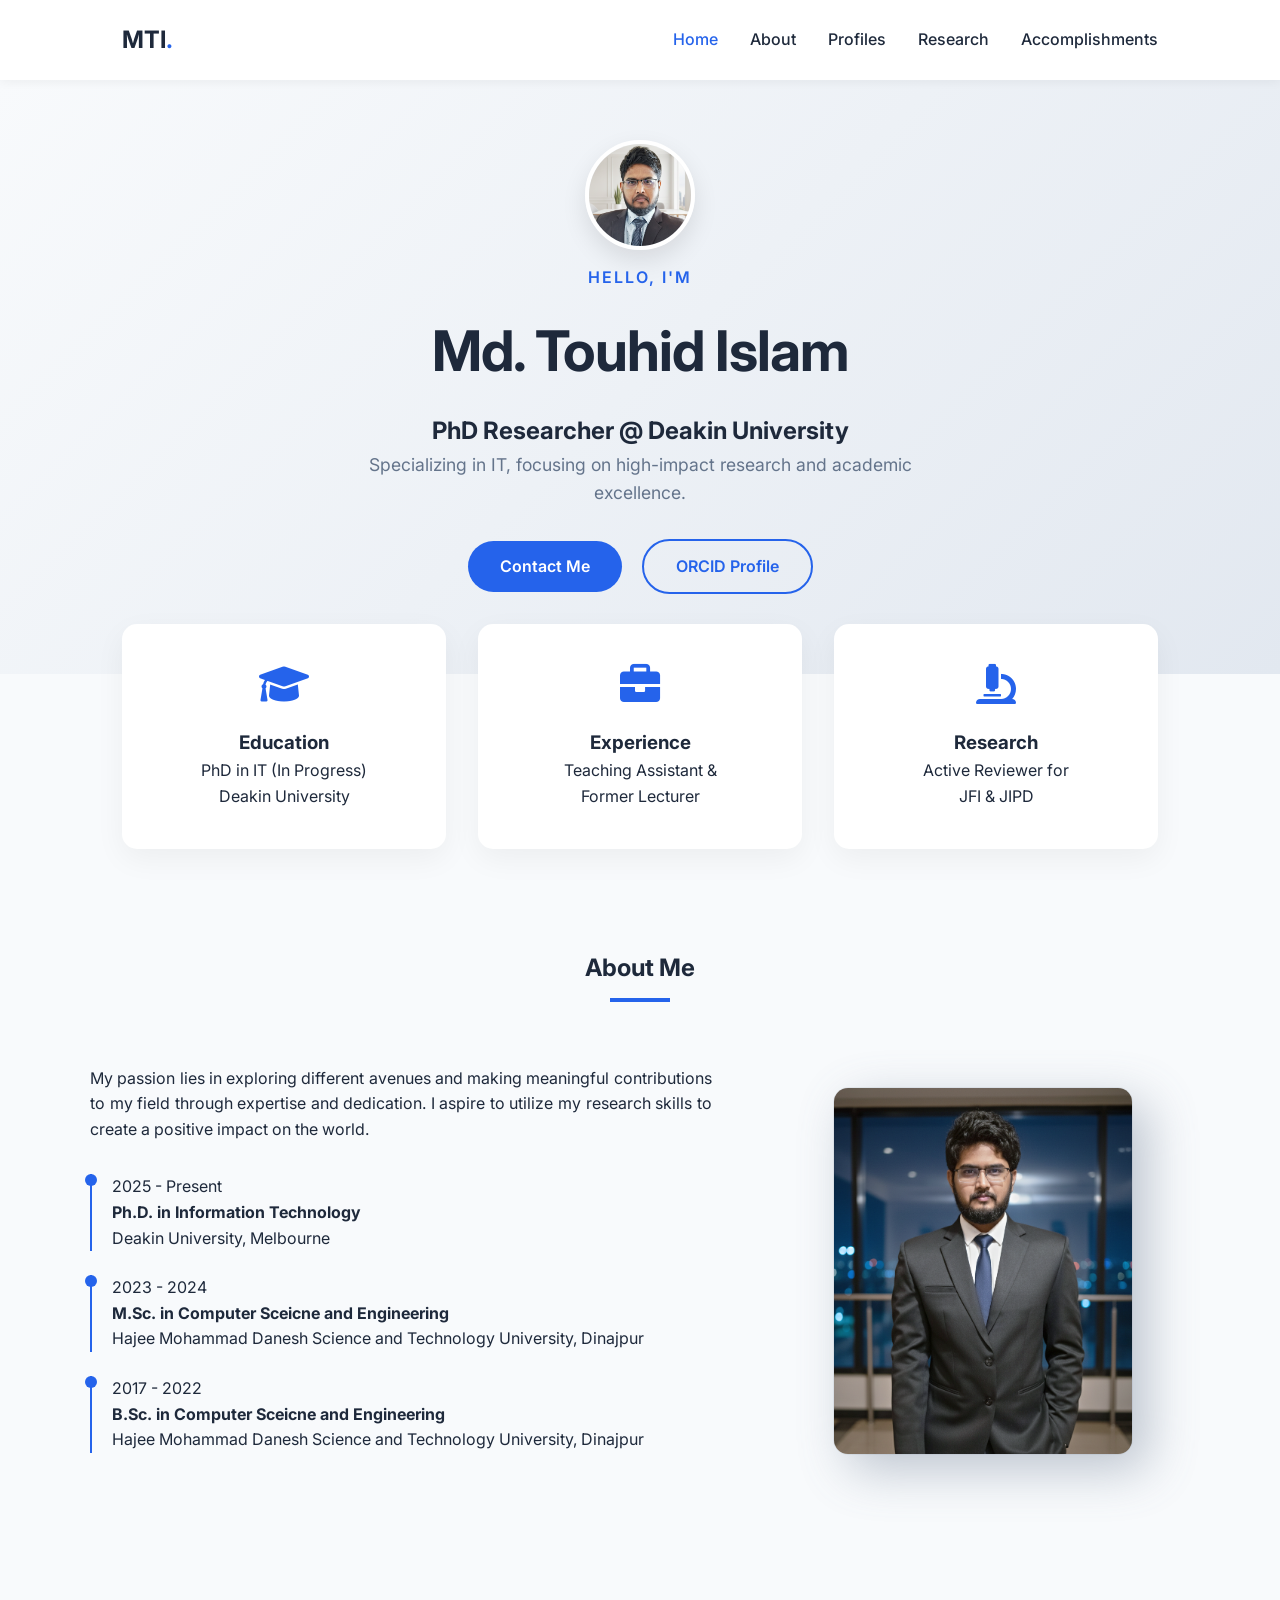
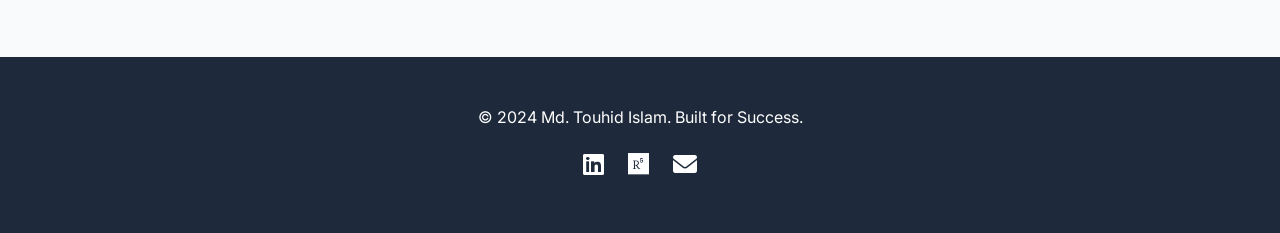
<file: index.html>
<!DOCTYPE html>
<html lang="en">
<head>
    <meta charset="UTF-8">
    <meta name="viewport" content="width=device-width, initial-scale=1.0">
    <title>Md. Touhid Islam | PhD Researcher</title>
    <link rel="stylesheet" href="style.css">
    <link rel="stylesheet" href="https://cdnjs.cloudflare.com/ajax/libs/font-awesome/6.0.0/css/all.min.css">
    <link href="https://fonts.googleapis.com/css2?family=Inter:wght@300;400;600;700&display=swap" rel="stylesheet">
</head>
<body>

    <nav class="navbar">
        <div class="container">
            <a href="index.html" class="logo">MTI<span>.</span></a>
            <ul class="nav-links">
                <li><a href="index.html" class="active">Home</a></li>
                <li><a href="#about">About</a></li>
                <li><a href="profiles.html">Profiles</a></li>
                <li><a href="research.html">Research</a></li>
                <li><a href="accomplishments.html">Accomplishments</a></li>
            </ul>
        </div>
    </nav>

    <header class="hero">
        <div class="container">
            <div class="hero-avatar">
                <img src="20251129_125429.png" alt="MTI">
            </div>
            <div class="hero-content">
                <p class="greeting">Hello, I'm</p>
                <h1>Md. Touhid Islam</h1>
                <h2 class="role">PhD Researcher @ Deakin University</h2>
                <p class="hero-bio">Specializing in IT, focusing on high-impact research and academic excellence.</p>
                <div class="hero-btns">
                    <a href="mailto:md.t.islam@deakin.edu.au" class="btn primary">Contact Me</a>
                    <a href="https://orcid.org/0009-0007-9437-8299" target="_blank" class="btn secondary">ORCID Profile</a>
                </div>
            </div>
        </div>
    </header>

<!-- <div class="about-image">
    <div class="image-wrapper">
        <img src="profile-pic.png" alt="Md. Touhid Islam Full">
        <div class="ash-shadow"></div>
    </div>
</div> -->

    <section class="info-cards container">
        <div class="card">
            <i class="fas fa-graduation-cap"></i>
            <h3>Education</h3>
            <p>PhD in IT (In Progress)<br>Deakin University</p>
        </div>
        <div class="card">
            <i class="fas fa-briefcase"></i>
            <h3>Experience</h3>
            <p>Teaching Assistant &<br>Former Lecturer</p>
        </div>
        <div class="card">
            <i class="fas fa-microscope"></i>
            <h3>Research</h3>
            <p>Active Reviewer for<br>JFI & JIPD</p>
        </div>
    </section>

    <section id="about" class="about-section container">
        <div class="section-title">
            <h2>About Me</h2>
            <div class="underline"></div>
        </div>
        <div class="about-grid">
            <div class="about-text">
                <p>My passion lies in exploring different avenues and making meaningful contributions to my field through expertise and dedication. I aspire to utilize my research skills to create a positive impact on the world.</p>
                <div class="education-timeline">
                    <div class="item">
                        <span class="date">2025 - Present</span>
                        <h4>Ph.D. in Information Technology</h4>
                        <p>Deakin University, Melbourne</p>
                    </div>
                    <div class="item">
                        <span class="date">2023 - 2024</span>
                        <h4>M.Sc. in Computer Sceicne and Engineering</h4>
                        <p>Hajee Mohammad Danesh Science and Technology University, Dinajpur</p>
                    </div>
                    <div class="item">
                        <span class="date">2017 - 2022</span>
                        <h4>B.Sc. in Computer Sceicne and Engineering</h4>
                        <p>Hajee Mohammad Danesh Science and Technology University, Dinajpur</p>
                    </div>
                </div>
            </div>
            <div class="about-image">
                <div class="image-wrapper">
                    <img src="Latest.png" alt="Md. Touhid Islam Full">
                </div>
            </div>
        </div>
    </section>

    <footer>
        <p>&copy; 2024 Md. Touhid Islam. Built for Success.</p>
        <div class="socials">
            <a href="#"><i class="fab fa-linkedin"></i></a>
            <a href="#"><i class="fab fa-researchgate"></i></a>
            <a href="#"><i class="fas fa-envelope"></i></a>
        </div>
    </footer>

</body>

</html>
</file>
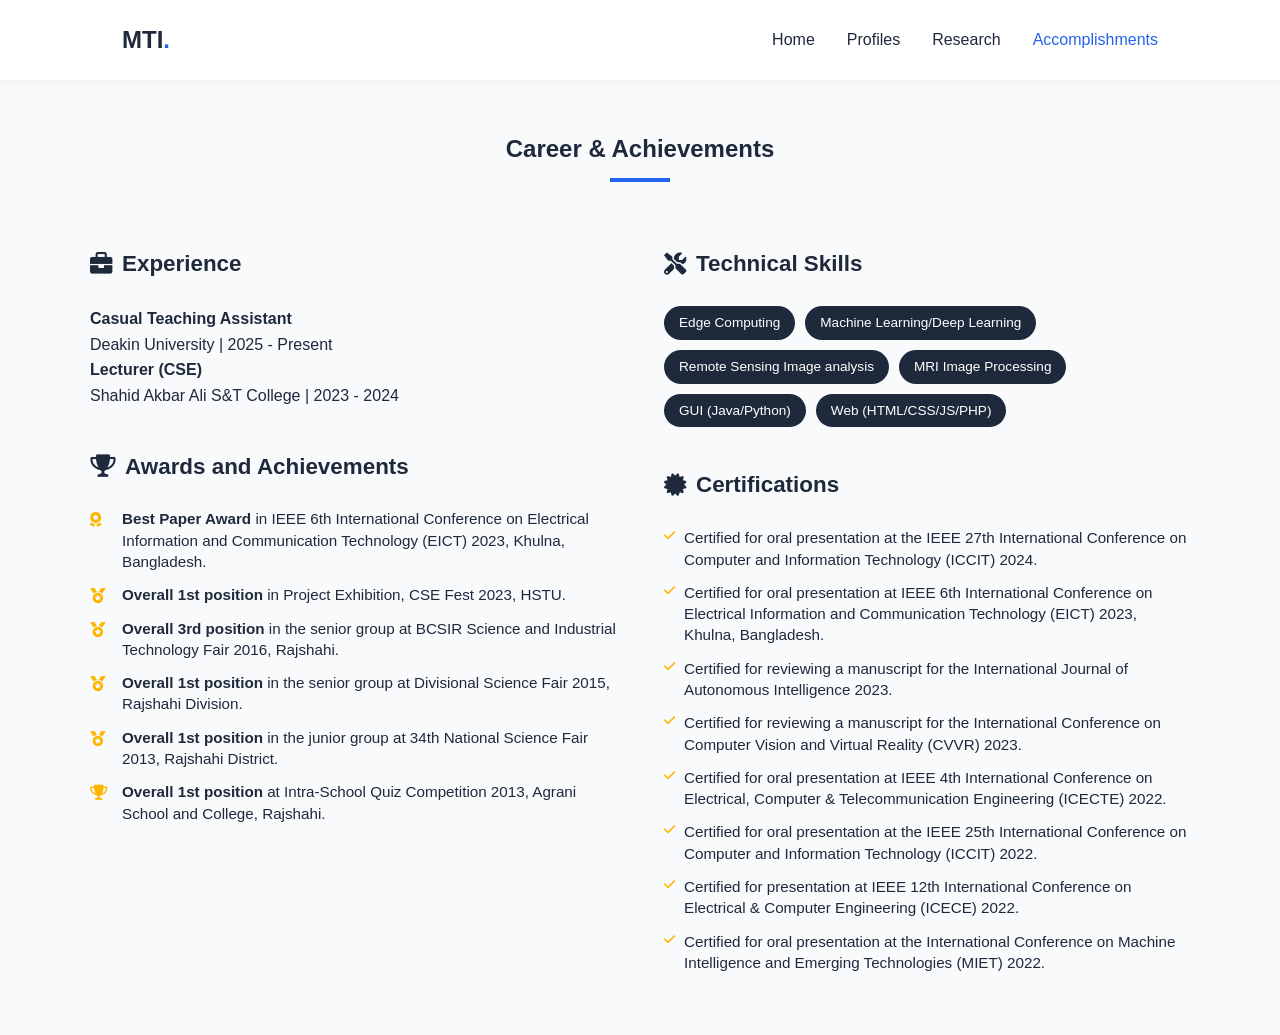
<file: accomplishments.html>
<!DOCTYPE html>
<html lang="en">
<head>
    <meta charset="UTF-8">
    <meta name="viewport" content="width=device-width, initial-scale=1.0">
    <title>Accomplishments | Md. Touhid Islam</title>
    <link rel="stylesheet" href="style.css">
    <link rel="stylesheet" href="https://cdnjs.cloudflare.com/ajax/libs/font-awesome/6.0.0/css/all.min.css">
</head>
<body>

    <nav class="navbar">
        <div class="container">
            <a href="index.html" class="logo">MTI<span>.</span></a>
            <ul class="nav-links">
                <li><a href="index.html">Home</a></li>
                <li><a href="profiles.html">Profiles</a></li>
                <li><a href="research.html">Research</a></li>
                <li><a href="accomplishments.html" class="active">Accomplishments</a></li>
            </ul>
        </div>
    </nav>

    <section class="container" style="padding: 50px 0;">
        <div class="section-title">
            <h2>Career & Achievements</h2>
            <div class="underline"></div>
        </div>

        <div class="accomplishments-grid">
            <div class="acc-col">
                <h3 class="sub-heading"><i class="fas fa-briefcase"></i> Experience</h3>
                <div class="timeline">
                    <div class="timeline-item">
                        <div class="marker"></div>
                        <div class="content">
                            <h4>Casual Teaching Assistant</h4>
                            <span>Deakin University | 2025 - Present</span>
                        </div>
                    </div>
                    <div class="timeline-item">
                        <div class="marker"></div>
                        <div class="content">
                            <h4>Lecturer (CSE)</h4>
                            <span>Shahid Akbar Ali S&T College | 2023 - 2024</span>
                        </div>
                    </div>
                </div>

                <h3 class="sub-heading" style="margin-top: 40px;"><i class="fas fa-trophy"></i> Awards and Achievements</h3>
                <div class="award-box-detailed">
                    <div class="award-entry">
                        <i class="fas fa-award"></i>
                        <span><strong>Best Paper Award</strong> in IEEE 6th International Conference on Electrical Information and Communication Technology (EICT) 2023, Khulna, Bangladesh.</span>
                    </div>
                    <div class="award-entry">
                        <i class="fas fa-medal"></i>
                        <span><strong>Overall 1st position</strong> in Project Exhibition, CSE Fest 2023, HSTU.</span>
                    </div>
                    <div class="award-entry">
                        <i class="fas fa-medal"></i>
                        <span><strong>Overall 3rd position</strong> in the senior group at BCSIR Science and Industrial Technology Fair 2016, Rajshahi.</span>
                    </div>
                    <div class="award-entry">
                        <i class="fas fa-medal"></i>
                        <span><strong>Overall 1st position</strong> in the senior group at Divisional Science Fair 2015, Rajshahi Division.</span>
                    </div>
                    <div class="award-entry">
                        <i class="fas fa-medal"></i>
                        <span><strong>Overall 1st position</strong> in the junior group at 34th National Science Fair 2013, Rajshahi District.</span>
                    </div>
                    <div class="award-entry">
                        <i class="fas fa-trophy"></i>
                        <span><strong>Overall 1st position</strong> at Intra-School Quiz Competition 2013, Agrani School and College, Rajshahi.</span>
                    </div>
                </div>
            </div>

            <div class="acc-col">
                <h3 class="sub-heading"><i class="fas fa-tools"></i> Technical Skills</h3>
                <div class="skills-grid">
                    <div class="skill-tag">Edge Computing</div>
                    <div class="skill-tag">Machine Learning/Deep Learning</div>
                    <div class="skill-tag">Remote Sensing Image analysis</div>
                    <div class="skill-tag">MRI Image Processing</div>
                    <div class="skill-tag">GUI (Java/Python)</div>
                    <div class="skill-tag">Web (HTML/CSS/JS/PHP)</div>
                </div>

                <h3 class="sub-heading" style="margin-top: 40px;"><i class="fas fa-certificate"></i> Certifications</h3>
                <ul class="cert-list-detailed">
                    <li>Certified for oral presentation at the IEEE 27th International Conference on Computer and Information Technology (ICCIT) 2024.</li>
                    <li>Certified for oral presentation at IEEE 6th International Conference on Electrical Information and Communication Technology (EICT) 2023, Khulna, Bangladesh.</li>
                    <li>Certified for reviewing a manuscript for the International Journal of Autonomous Intelligence 2023.</li>
                    <li>Certified for reviewing a manuscript for the International Conference on Computer Vision and Virtual Reality (CVVR) 2023.</li>
                    <li>Certified for oral presentation at IEEE 4th International Conference on Electrical, Computer & Telecommunication Engineering (ICECTE) 2022.</li>
                    <li>Certified for oral presentation at the IEEE 25th International Conference on Computer and Information Technology (ICCIT) 2022.</li>
                    <li>Certified for presentation at IEEE 12th International Conference on Electrical & Computer Engineering (ICECE) 2022.</li>
                    <li>Certified for oral presentation at the International Conference on Machine Intelligence and Emerging Technologies (MIET) 2022.</li>
                </ul>
            </div>
        </div>
    </section>

    
</body>
</html>
</file>
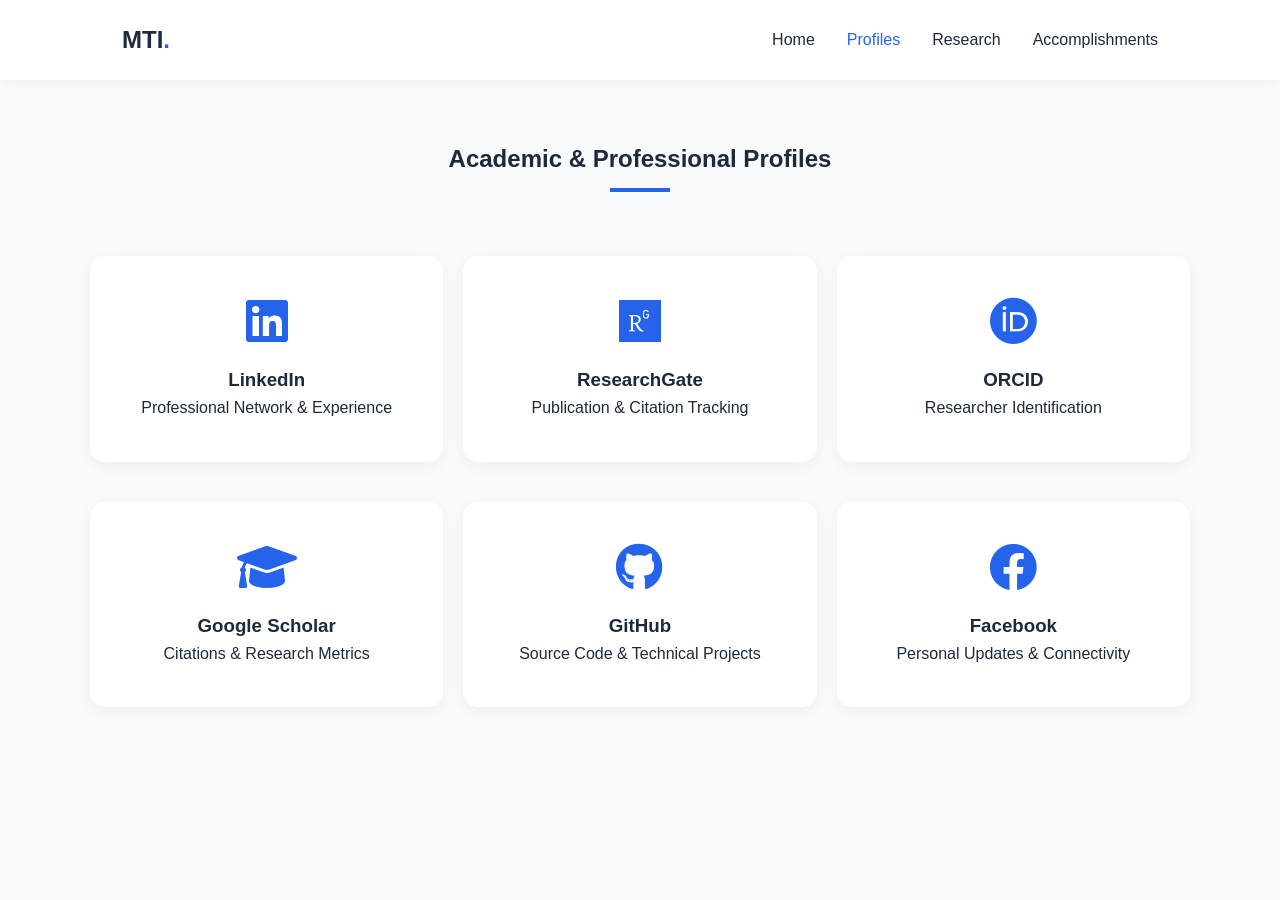
<file: profiles.html>
<!DOCTYPE html>
<html lang="en">
<head>
    <meta charset="UTF-8">
    <meta name="viewport" content="width=device-width, initial-scale=1.0">
    <title>Profiles | Md. Touhid Islam</title>
    <link rel="stylesheet" href="style.css">
    <link rel="stylesheet" href="https://cdnjs.cloudflare.com/ajax/libs/font-awesome/6.0.0/css/all.min.css">
</head>
<body>
    <nav class="navbar">
        <div class="container">
            <a href="index.html" class="logo">MTI<span>.</span></a>
            <ul class="nav-links">
                <li><a href="index.html">Home</a></li>
                <li><a href="profiles.html" class="active">Profiles</a></li>
                <li><a href="research.html">Research</a></li>
                <li><a href="accomplishments.html">Accomplishments</a></li>
            </ul>
        </div>
    </nav>

    <section class="container" style="padding: 60px 0;">
        <div class="section-title">
            <h2>Academic & Professional Profiles</h2>
            <div class="underline"></div>
        </div>
        
        <div class="profiles-grid">
            <a href="https://www.linkedin.com/in/touhid-islam-s54/" class="profile-card">
                <i class="fab fa-linkedin"></i>
                <h3>LinkedIn</h3>
                <p>Professional Network & Experience</p>
            </a>
            <a href="https://www.researchgate.net/profile/Md-Islam-2201" class="profile-card">
                <i class="fab fa-researchgate"></i>
                <h3>ResearchGate</h3>
                <p>Publication & Citation Tracking</p>
            </a>
            <a href="https://orcid.org/0009-0007-9437-8299" class="profile-card">
                <i class="fab fa-orcid"></i>
                <h3>ORCID</h3>
                <p>Researcher Identification</p>
            </a>
        </div>

        <div class="profiles-grid">
            <a href="https://scholar.google.com/citations?user=UNhkkLcAAAAJ&hl=en" class="profile-card" target="_blank">
                <i class="fas fa-graduation-cap"></i>
                <h3>Google Scholar</h3>
                <p>Citations & Research Metrics</p>
            </a>
            <a href="https://github.com/Shourov1702040" class="profile-card" target="_blank">
                <i class="fab fa-github"></i>
                <h3>GitHub</h3>
                <p>Source Code & Technical Projects</p>
            </a>
            <a href="https://www.facebook.com/Shourov40" class="profile-card" target="_blank">
                <i class="fab fa-facebook"></i>
                <h3>Facebook</h3>
                <p>Personal Updates & Connectivity</p>
            </a>
        </div>
    </section>
</body>
</html>
</file>
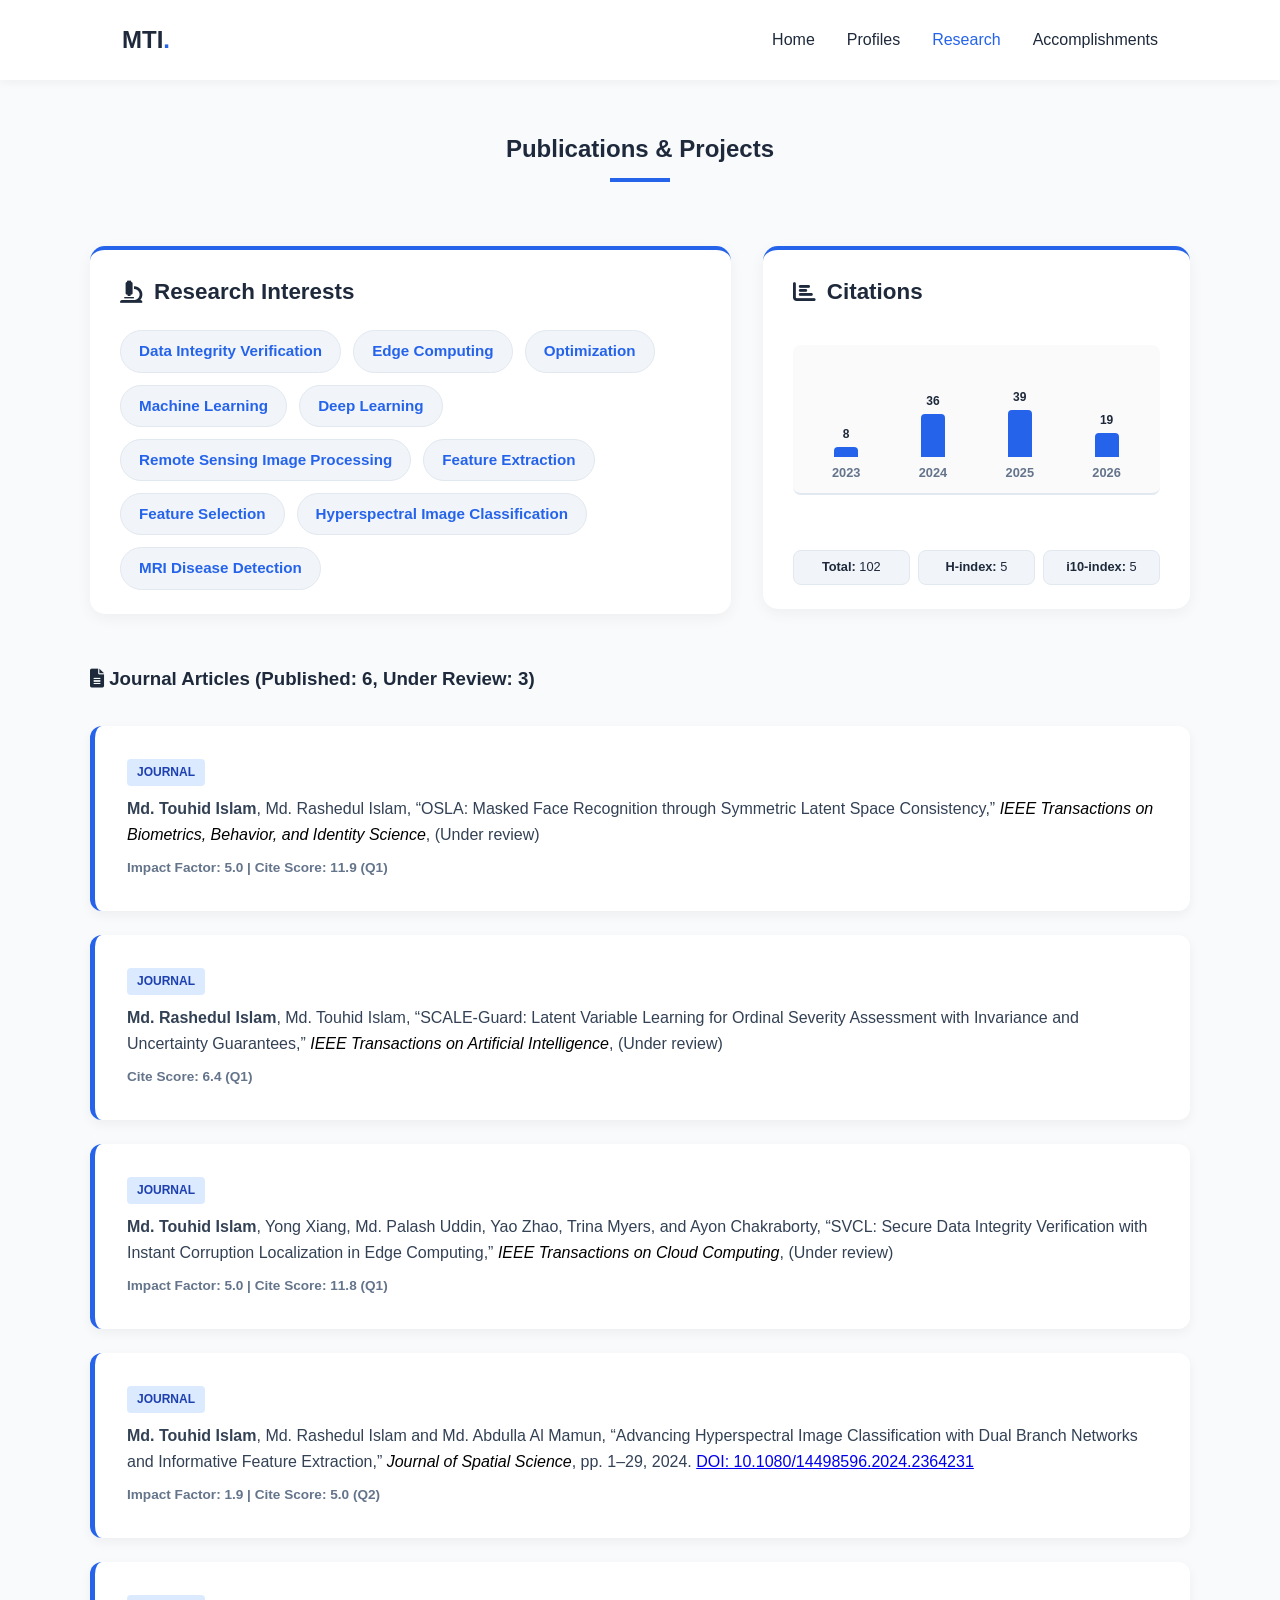
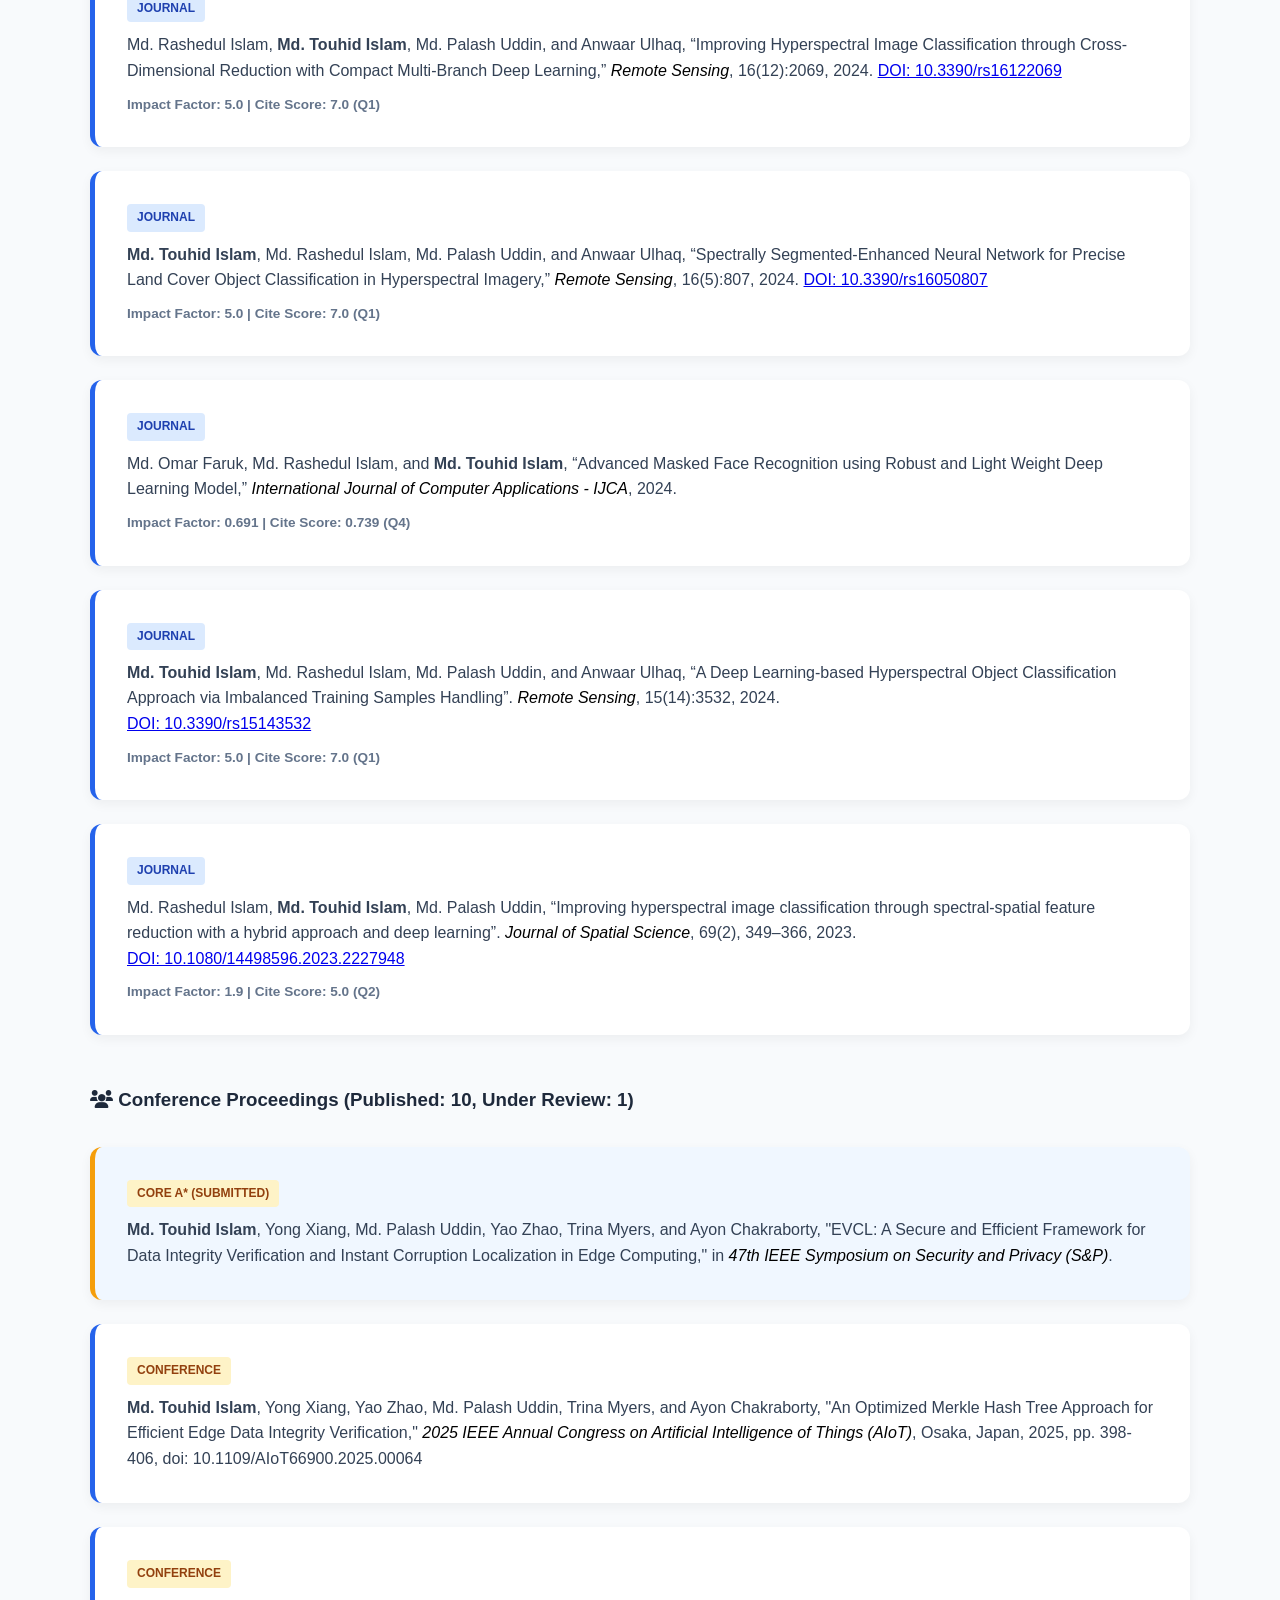
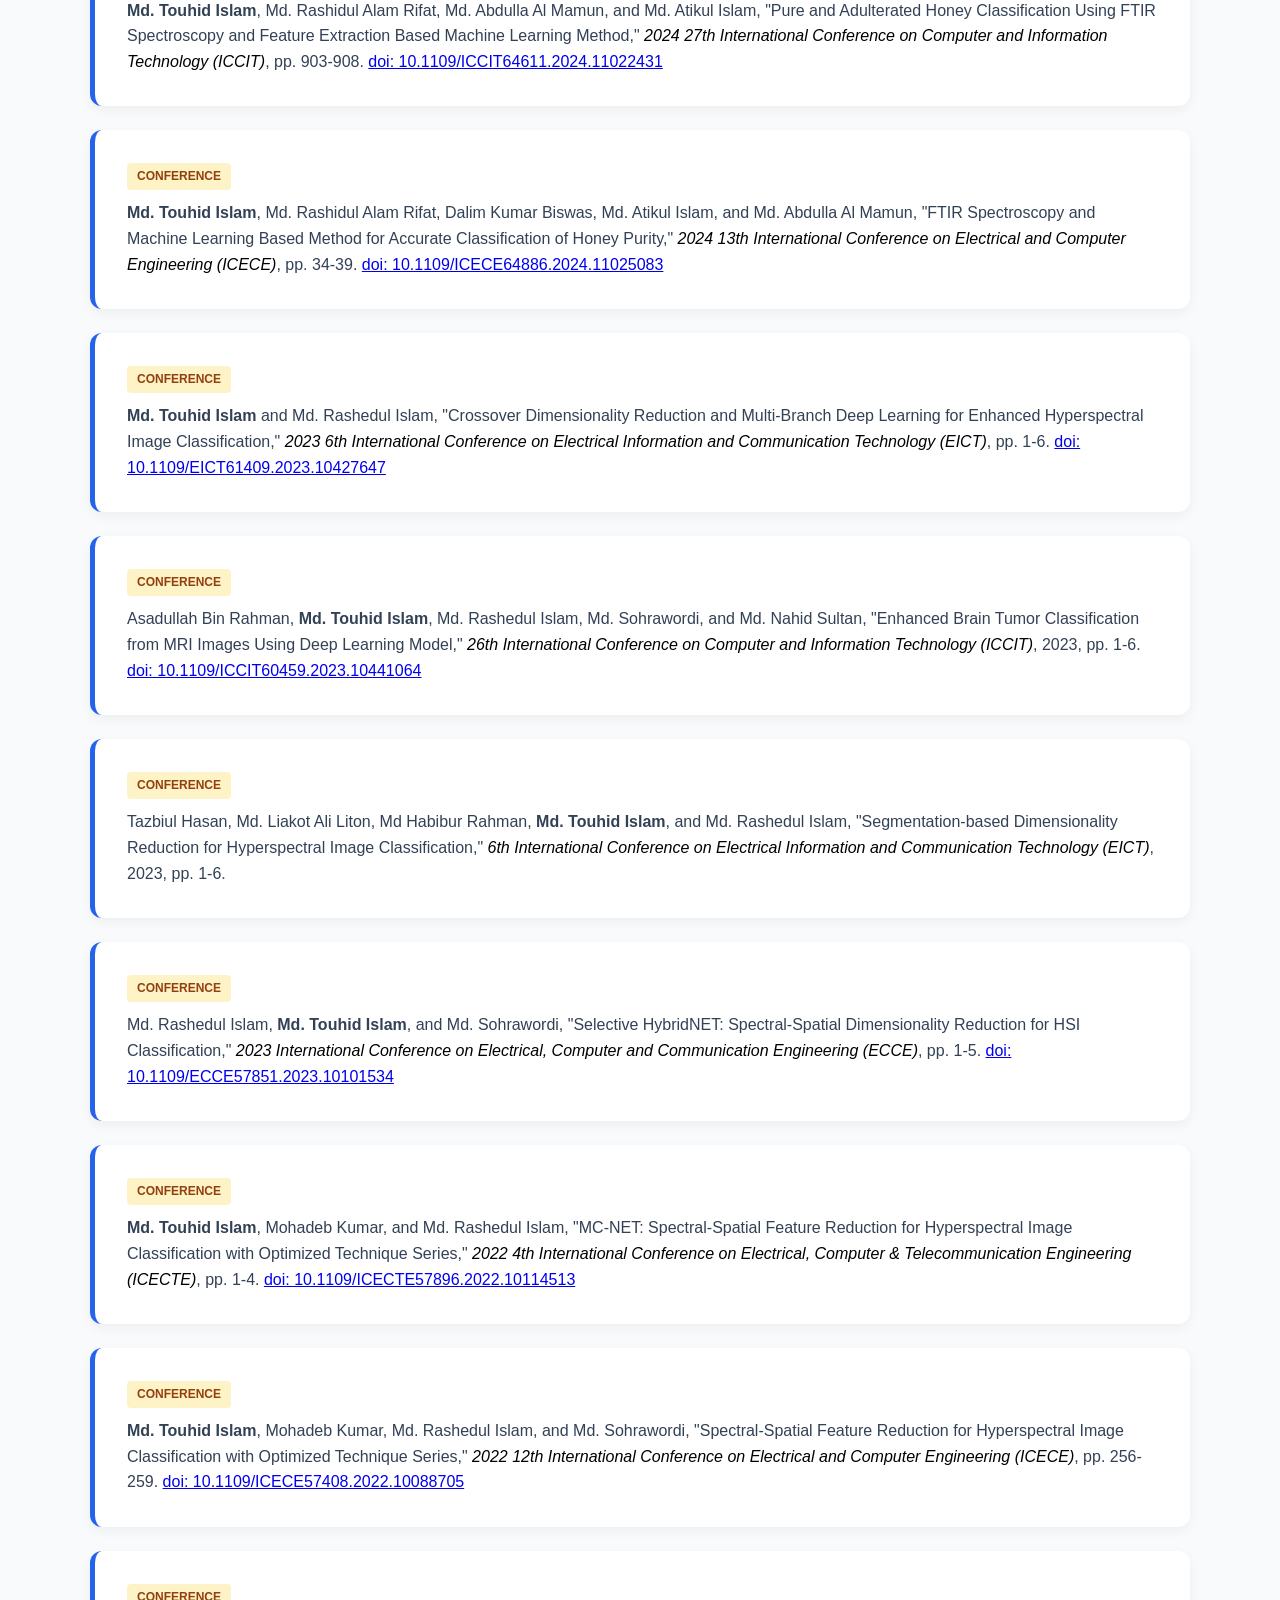
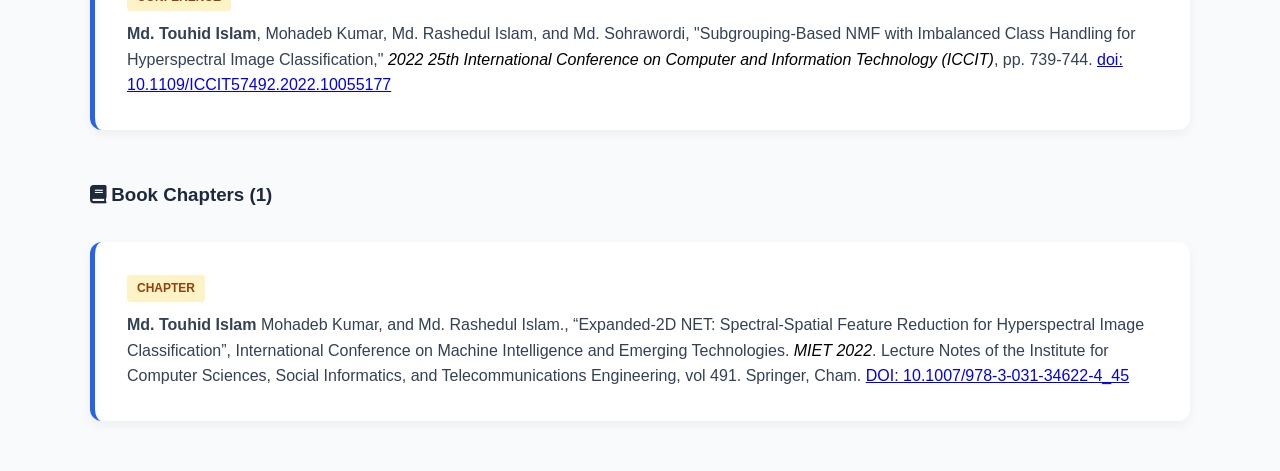
<file: research.html>
<!DOCTYPE html>
<html lang="en">
<head>
    <meta charset="UTF-8">
    <meta name="viewport" content="width=device-width, initial-scale=1.0">
    <title>Research | Md. Touhid Islam</title>
    <link rel="stylesheet" href="style.css">
    <link rel="stylesheet" href="https://cdnjs.cloudflare.com/ajax/libs/font-awesome/6.0.0/css/all.min.css">
</head>
<body>
    <nav class="navbar">
        <div class="container">
            <a href="index.html" class="logo">MTI<span>.</span></a>
            <ul class="nav-links">
                <li><a href="index.html">Home</a></li>
                <li><a href="profiles.html">Profiles</a></li>
                <li><a href="research.html" class="active">Research</a></li>
                <li><a href="accomplishments.html">Accomplishments</a></li>
            </ul>
        </div>
    </nav>

    <section class="container" style="padding: 50px 0;">
        <div class="section-title">
            <h2>Publications & Projects</h2>
            <div class="underline"></div>
        </div>

        <div class="research-overview-grid">
            <div class="interests-container">
                <h3 class="sub-heading-modern"><i class="fas fa-microscope"></i> Research Interests</h3>
                <div class="interests-tags">
                    <span class="interest-tag">Data Integrity Verification</span>
                    <span class="interest-tag">Edge Computing</span>
                    <span class="interest-tag">Optimization</span>
                    <span class="interest-tag">Machine Learning</span>
                    <span class="interest-tag">Deep Learning</span>
                    <span class="interest-tag">Remote Sensing Image Processing</span>
                    <span class="interest-tag">Feature Extraction</span>
                    <span class="interest-tag">Feature Selection</span>
                    <span class="interest-tag">Hyperspectral Image Classification</span>
                    <span class="interest-tag">MRI Disease Detection</span>
                </div>
            </div>

            <div class="citations-container">
                <h3 class="sub-heading-modern"><i class="fas fa-chart-bar"></i> Citations </h3>
                
                <div class="citation-chart">
                    <div class="chart-bar-wrapper">
                        <div class="chart-bar" style="height: 8%;"><span>8</span></div>
                        <div class="bar-label">2023</div>
                    </div>
                    <div class="chart-bar-wrapper">
                        <div class="chart-bar" style="height: 36%;"><span>36</span></div>
                        <div class="bar-label">2024</div>
                    </div>
                    <div class="chart-bar-wrapper">
                        <div class="chart-bar" style="height: 40%;"><span>39</span></div>
                        <div class="bar-label">2025</div>
                    </div>
                    <div class="chart-bar-wrapper">
                        <div class="chart-bar" style="height: 20%;"><span>19</span></div>
                        <div class="bar-label">2026</div>
                    </div>
                </div>

                <div class="citation-stats">
                    <div class="stat-pill"><strong>Total:</strong> 102</div>
                    <div class="stat-pill"><strong>H-index:</strong> 5</div>
                    <div class="stat-pill"><strong>i10-index:</strong> 5</div>
                </div>
            </div>
        </div>

        <h3 class="pub-type-title"><i class="fas fa-file-alt"></i> Journal Articles (Published: 6, Under Review: 3)</h3>
        <div class="pub-grid">


            <div class="pub-card">
                <span class="pub-tag journal">Journal</span>
                <p class="ieee-text"><strong>Md. Touhid Islam</strong>, Md. Rashedul Islam, “OSLA: Masked Face Recognition through Symmetric Latent Space Consistency,” <i>IEEE Transactions on Biometrics, Behavior, and Identity Science</i>, (Under review)</p>
                <div class="impact">Impact Factor: 5.0 | Cite Score: 11.9 (Q1)</div>
            </div>

            <div class="pub-card">
                <span class="pub-tag journal">Journal</span>
                <p class="ieee-text"><strong>Md. Rashedul Islam</strong>, Md. Touhid Islam, “SCALE-Guard: Latent Variable Learning for Ordinal Severity Assessment with Invariance and Uncertainty Guarantees,” <i>IEEE Transactions on Artificial Intelligence</i>, (Under review)</p>
                <div class="impact">Cite Score: 6.4 (Q1)</div>
            </div>

            <div class="pub-card">
                <span class="pub-tag journal">Journal</span>
                <p class="ieee-text"><strong>Md. Touhid Islam</strong>, Yong Xiang, Md. Palash Uddin, Yao Zhao, Trina Myers, and Ayon Chakraborty, “SVCL: Secure Data Integrity Verification with Instant Corruption Localization in Edge Computing,” <i>IEEE Transactions on Cloud Computing</i>, (Under review)</p>
                <div class="impact">Impact Factor: 5.0 | Cite Score: 11.8 (Q1)</div>
            </div>
            
            <div class="pub-card">
                <span class="pub-tag journal">Journal</span>
                <p class="ieee-text"><strong>Md. Touhid Islam</strong>, Md. Rashedul Islam and Md. Abdulla Al Mamun, “Advancing Hyperspectral Image Classification with Dual Branch Networks and Informative Feature Extraction,” <i>Journal of Spatial Science</i>, pp. 1–29, 2024. <a href="https://doi.org/10.1080/14498596.2024.2364231">DOI: 10.1080/14498596.2024.2364231</a></p>
                <div class="impact">Impact Factor: 1.9 | Cite Score: 5.0 (Q2)</div>
            </div>

            <div class="pub-card">
                <span class="pub-tag journal">Journal</span>
                <p class="ieee-text">Md. Rashedul Islam, <strong>Md. Touhid Islam</strong>, Md. Palash Uddin, and Anwaar Ulhaq, “Improving Hyperspectral Image Classification through Cross-Dimensional Reduction with Compact Multi-Branch Deep Learning,” <i>Remote Sensing</i>, 16(12):2069, 2024. <a href="https://doi.org/10.3390/rs16122069">DOI: 10.3390/rs16122069</a></p>
                <div class="impact">Impact Factor: 5.0 | Cite Score: 7.0 (Q1)</div>
            </div>

            <div class="pub-card">
                <span class="pub-tag journal">Journal</span>
                <p class="ieee-text"><strong>Md. Touhid Islam</strong>, Md. Rashedul Islam, Md. Palash Uddin, and Anwaar Ulhaq, “Spectrally Segmented-Enhanced Neural Network for Precise Land Cover Object Classification in Hyperspectral Imagery,” <i>Remote Sensing</i>, 16(5):807, 2024. <a href="https://doi.org/10.3390/rs16050807">DOI: 10.3390/rs16050807</a></p>
                <div class="impact">Impact Factor: 5.0 | Cite Score: 7.0 (Q1)</div>
            </div>
            
            <div class="pub-card">
                <span class="pub-tag journal">Journal</span>
                <p class="ieee-text">Md. Omar Faruk, Md. Rashedul Islam, and <strong>Md. Touhid Islam</strong>, “Advanced Masked Face Recognition using Robust and Light Weight Deep Learning Model,” <i>International Journal of Computer Applications - IJCA</i>, 2024.</p>
                <div class="impact">Impact Factor: 0.691 | Cite Score: 0.739 (Q4)</div>
            </div>

            <div class="pub-card">
                <span class="pub-tag journal">Journal</span>
                <p class="ieee-text"><strong>Md. Touhid Islam</strong>, Md. Rashedul Islam, Md. Palash Uddin, and Anwaar Ulhaq, “A Deep Learning-based Hyperspectral Object Classification Approach via Imbalanced Training Samples Handling”. <i>Remote Sensing</i>, 15(14):3532, 2024.</p> <a href="https://doi.org/10.3390/rs15143532">DOI: 10.3390/rs15143532</a></p>
                <div class="impact">Impact Factor: 5.0 | Cite Score: 7.0 (Q1)</div>
            </div>

            <div class="pub-card">
                <span class="pub-tag journal">Journal</span>
                <p class="ieee-text">Md. Rashedul Islam, <strong>Md. Touhid Islam</strong>, Md. Palash Uddin, “Improving hyperspectral image classification through spectral-spatial feature reduction with a hybrid approach and deep learning”. <i>Journal of Spatial Science</i>, 69(2), 349–366, 2023.</p> <a href="https://doi.org/10.1080/14498596.2023.2227948">DOI: 10.1080/14498596.2023.2227948</a></p>
                <div class="impact">Impact Factor: 1.9 | Cite Score: 5.0 (Q2)</div>
            </div>
        </div>

        <h3 class="pub-type-title" style="margin-top: 50px;"><i class="fas fa-users"></i> Conference Proceedings (Published: 10, Under Review: 1)</h3>
            <div class="pub-grid">

                <div class="pub-card highlight">
                    <span class="pub-tag conference">CORE A* (Submitted)</span>
                    <p class="ieee-text"><strong>Md. Touhid Islam</strong>, Yong Xiang, Md. Palash Uddin, Yao Zhao, Trina Myers, and Ayon Chakraborty, "EVCL: A Secure and Efficient Framework for Data Integrity Verification and Instant Corruption Localization in Edge Computing," in <i>47th IEEE Symposium on Security and Privacy (S&P)</i>.</p>
                </div>

                <div class="pub-card">
                    <span class="pub-tag conference">Conference</span>
                    <p class="ieee-text"><strong>Md. Touhid Islam</strong>, Yong Xiang, Yao Zhao, Md. Palash Uddin, Trina Myers, and Ayon Chakraborty, "An Optimized Merkle Hash Tree Approach for Efficient Edge Data Integrity Verification," <i>2025 IEEE Annual Congress on Artificial Intelligence of Things (AIoT)</i>, Osaka, Japan, 2025, pp. 398-406, doi: 10.1109/AIoT66900.2025.00064</p>
                </div>

                <div class="pub-card">
                    <span class="pub-tag conference">Conference</span>
                    <p class="ieee-text"><strong>Md. Touhid Islam</strong>, Md. Rashidul Alam Rifat, Md. Abdulla Al Mamun, and Md. Atikul Islam, "Pure and Adulterated Honey Classification Using FTIR Spectroscopy and Feature Extraction Based Machine Learning Method," <i>2024 27th International Conference on Computer and Information Technology (ICCIT)</i>, pp. 903-908. <a href="https://doi.org/10.1109/ICCIT64611.2024.11022431">doi: 10.1109/ICCIT64611.2024.11022431</a></p>
                </div>

                <div class="pub-card">
                    <span class="pub-tag conference">Conference</span>
                    <p class="ieee-text"><strong>Md. Touhid Islam</strong>, Md. Rashidul Alam Rifat, Dalim Kumar Biswas, Md. Atikul Islam, and Md. Abdulla Al Mamun, "FTIR Spectroscopy and Machine Learning Based Method for Accurate Classification of Honey Purity," <i>2024 13th International Conference on Electrical and Computer Engineering (ICECE)</i>, pp. 34-39. <a href="https://doi.org/10.1109/ICECE64886.2024.11025083">doi: 10.1109/ICECE64886.2024.11025083</a></p>
                </div>

                <div class="pub-card">
                    <span class="pub-tag conference">Conference</span>
                    <p class="ieee-text"><strong>Md. Touhid Islam</strong> and Md. Rashedul Islam, "Crossover Dimensionality Reduction and Multi-Branch Deep Learning for Enhanced Hyperspectral Image Classification," <i>2023 6th International Conference on Electrical Information and Communication Technology (EICT)</i>, pp. 1-6. <a href="https://doi.org/10.1109/EICT61409.2023.10427647">doi: 10.1109/EICT61409.2023.10427647</a></p>
                </div>

                <div class="pub-card">
                    <span class="pub-tag conference">Conference</span>
                    <p class="ieee-text">Asadullah Bin Rahman, <strong>Md. Touhid Islam</strong>, Md. Rashedul Islam, Md. Sohrawordi, and Md. Nahid Sultan, "Enhanced Brain Tumor Classification from MRI Images Using Deep Learning Model," <i>26th International Conference on Computer and Information Technology (ICCIT)</i>, 2023, pp. 1-6. <a href="https://doi.org/10.1109/ICCIT60459.2023.10441064">doi: 10.1109/ICCIT60459.2023.10441064</a></p>
                </div>

                <div class="pub-card">
                    <span class="pub-tag conference">Conference</span>
                    <p class="ieee-text">Tazbiul Hasan, Md. Liakot Ali Liton, Md Habibur Rahman, <strong>Md. Touhid Islam</strong>, and Md. Rashedul Islam, "Segmentation-based Dimensionality Reduction for Hyperspectral Image Classification," <i>6th International Conference on Electrical Information and Communication Technology (EICT)</i>, 2023, pp. 1-6.</p>
                </div>

                <div class="pub-card">
                    <span class="pub-tag conference">Conference</span>
                    <p class="ieee-text">Md. Rashedul Islam, <strong>Md. Touhid Islam</strong>, and Md. Sohrawordi, "Selective HybridNET: Spectral-Spatial Dimensionality Reduction for HSI Classification," <i>2023 International Conference on Electrical, Computer and Communication Engineering (ECCE)</i>, pp. 1-5. <a href="https://doi.org/10.1109/ECCE57851.2023.10101534">doi: 10.1109/ECCE57851.2023.10101534</a></p>
                </div>

                <div class="pub-card">
                    <span class="pub-tag conference">Conference</span>
                    <p class="ieee-text"><strong>Md. Touhid Islam</strong>, Mohadeb Kumar, and Md. Rashedul Islam, "MC-NET: Spectral-Spatial Feature Reduction for Hyperspectral Image Classification with Optimized Technique Series," <i>2022 4th International Conference on Electrical, Computer & Telecommunication Engineering (ICECTE)</i>, pp. 1-4. <a href="https://doi.org/10.1109/ICECTE57896.2022.10114513">doi: 10.1109/ICECTE57896.2022.10114513</a></p>
                </div>

                <div class="pub-card">
                    <span class="pub-tag conference">Conference</span>
                    <p class="ieee-text"><strong>Md. Touhid Islam</strong>, Mohadeb Kumar, Md. Rashedul Islam, and Md. Sohrawordi, "Spectral-Spatial Feature Reduction for Hyperspectral Image Classification with Optimized Technique Series," <i>2022 12th International Conference on Electrical and Computer Engineering (ICECE)</i>, pp. 256-259. <a href="https://doi.org/10.1109/ICECE57408.2022.10088705">doi: 10.1109/ICECE57408.2022.10088705</a></p>
                </div>

                <div class="pub-card">
                    <span class="pub-tag conference">Conference</span>
                    <p class="ieee-text"><strong>Md. Touhid Islam</strong>, Mohadeb Kumar, Md. Rashedul Islam, and Md. Sohrawordi, "Subgrouping-Based NMF with Imbalanced Class Handling for Hyperspectral Image Classification," <i>2022 25th International Conference on Computer and Information Technology (ICCIT)</i>, pp. 739-744. <a href="https://doi.org/10.1109/ICCIT57492.2022.10055177">doi: 10.1109/ICCIT57492.2022.10055177</a></p>
                </div>

            </div>

        <h3 class="pub-type-title" style="margin-top: 50px;"><i class="fas fa-book"></i> Book Chapters (1)</h3>
        <div class="pub-grid">
            <div class="pub-card">
                <span class="pub-tag conference">Chapter</span>
                <p class="ieee-text"><strong>Md. Touhid Islam</strong> Mohadeb Kumar, and Md. Rashedul Islam., “Expanded-2D NET: Spectral-Spatial Feature Reduction for Hyperspectral Image Classification”, International Conference on Machine Intelligence and Emerging Technologies. <i>MIET 2022</i>. Lecture Notes of the Institute for Computer Sciences, Social Informatics, and Telecommunications Engineering, vol 491. Springer, Cham. <a href="https://doi.org/10.1007/978-3-031-34622-4_45">DOI: 10.1007/978-3-031-34622-4_45</a></p>
            </div>            
        </div>

       
    </section>
</body>

</html>
</file>
<file: style.css>
:root {
    --primary: #2563eb;
    --dark: #1e293b;
    --light: #f8fafc;
    --grey: #64748b;
    --white: #ffffff;
    --transition: all 0.3s ease;
}

* {
    margin: 0;
    padding: 0;
    box-sizing: border-box;
}

body {
    font-family: 'Inter', sans-serif;
    line-height: 1.6;
    color: var(--dark);
    background-color: var(--light);
}

.container {
    max-width: 1100px;
    margin: 0 auto;
    padding: 0 2rem;
}

/* Navbar */
.navbar {
    background: rgba(255, 255, 255, 0.9);
    backdrop-filter: blur(10px);
    height: 80px;
    display: flex;
    align-items: center;
    position: sticky;
    top: 0;
    z-index: 1000;
    box-shadow: 0 2px 10px rgba(0,0,0,0.05);
}

.navbar .container {
    display: flex;
    justify-content: space-between;
    align-items: center;
    width: 100%;
}

.logo {
    font-size: 1.5rem;
    font-weight: 700;
    text-decoration: none;
    color: var(--dark);
}

.logo span { color: var(--primary); }

.nav-links {
    display: flex;
    list-style: none;
}

.nav-links li a {
    text-decoration: none;
    color: var(--dark);
    margin-left: 2rem;
    font-weight: 500;
    transition: var(--transition);
}

.nav-links li a:hover, .nav-links li a.active {
    color: var(--primary);
}

/* Hero Section */
.hero {
    padding: 60px 0 80px; /* Reduced from 100px to 60px on top */
    background: linear-gradient(135deg, #f8fafc 0%, #e2e8f0 100%);
    text-align: center;
}

/* Circular Avatar at Top - Tighter margins */
.hero-avatar {
    width: 110px; /* Slightly larger looks more 'standard' */
    height: 110px;
    margin: 0 auto 15px; /* Reduced bottom margin from 20px to 15px */
    border-radius: 50%;
    overflow: hidden;
    border: 4px solid var(--white); /* Thicker border for better pop */
    box-shadow: 0 10px 25px rgba(0,0,0,0.1);
    transition: var(--transition);
}

.hero-avatar:hover {
    transform: scale(1.05); /* Subtle zoom when you hover */
}

.hero-avatar img {
    width: 100%;
    height: 100%;
    object-fit: cover;
}

/* Tighten the text spacing slightly */
.hero h1 {
    font-size: 3rem; /* Slightly smaller to keep it compact */
    margin-bottom: 0.5rem;
    letter-spacing: -1px;
}

.hero-bio {
    max-width: 600px;
    margin: 0 auto 1.5rem; /* Reduced from 2rem to 1.5rem */
    color: var(--grey);
    font-size: 1.05rem;
}

.greeting {
    color: var(--primary);
    font-weight: 600;
    letter-spacing: 2px;
    text-transform: uppercase;
    margin-bottom: 1rem;
}

.hero h1 {
    font-size: 3.5rem;
    margin-bottom: 1rem;
}

.hero-bio {
    max-width: 600px;
    margin: 0 auto 2rem;
    color: var(--grey);
    font-size: 1.1rem;
}

.btn {
    padding: 0.8rem 2rem;
    border-radius: 50px;
    text-decoration: none;
    font-weight: 600;
    transition: var(--transition);
    display: inline-block;
    margin: 0 0.5rem;
}

.btn.primary {
    background: var(--primary);
    color: white;
}

.btn.secondary {
    border: 2px solid var(--primary);
    color: var(--primary);
}

.btn:hover {
    transform: translateY(-3px);
    box-shadow: 0 5px 15px rgba(37, 99, 235, 0.2);
}

/* Cards */
.info-cards {
    display: grid;
    grid-template-columns: repeat(auto-fit, minmax(250px, 1fr));
    gap: 2rem;
    margin-top: -50px;
}

.card {
    background: white;
    padding: 2.5rem;
    border-radius: 15px;
    text-align: center;
    box-shadow: 0 10px 30px rgba(0,0,0,0.05);
    transition: var(--transition);
}

.card:hover { transform: translateY(-10px); }

.card i {
    font-size: 2.5rem;
    color: var(--primary);
    margin-bottom: 1.5rem;
}

/* Sections */
.about-section { padding: 100px 0; }
.about-text {
    text-align: justify;
}

/* About Image Container */
.about-image {
    display: flex;
    justify-content: center;
    align-items: center;
}

.image-wrapper {
    position: relative;
    width: 85%; /* Making it smaller than the original container */
    max-width: 300px; /* Constraining the max size */
    z-index: 1;
}

.image-wrapper img {
    width: 100%;
    border-radius: 15px;
    display: block;
    position: relative;
    z-index: 2;
    /* Optional: Subtle ash-colored border to blend with shadow */
    border: 1px solid rgba(100, 116, 139, 0.1);
}

/* Realistic Ash Blurry Shadow */
.image-wrapper::after {
    content: '';
    position: absolute;
    top: 15px;    /* Offset for depth */
    left: 15px;   /* Offset for depth */
    width: 100%;
    height: 100%;
    background: #64748b; /* Professional Ash/Slate color */
    filter: blur(25px);  /* Heavy blur for realism */
    opacity: 0.4;        /* Semi-transparent */
    border-radius: 15px;
    z-index: 1;          /* Behind the image */
}

.section-title {
    text-align: center;
    margin-bottom: 4rem;
}

.underline {
    width: 60px;
    height: 4px;
    background: var(--primary);
    margin: 10px auto;
}

.about-grid {
    display: grid;
    grid-template-columns: 1.2fr 0.8fr;
    gap: 4rem;
    align-items: center;
}

.education-timeline { margin-top: 2rem; }

.item {
    border-left: 2px solid var(--primary);
    padding-left: 20px;
    margin-bottom: 1.5rem;
    position: relative;
}

.item::before {
    content: '';
    position: absolute;
    left: -7px;
    top: 0;
    width: 12px;
    height: 12px;
    background: var(--primary);
    border-radius: 50%;
}

.image-box img {
    width: 100%;
    border-radius: 20px;
    box-shadow: 20px 20px 0 var(--primary);
}

/* Footer */
footer {
    background: var(--dark);
    color: white;
    padding: 3rem 0;
    text-align: center;
    margin-top: 5rem;
}

.socials { margin-top: 1rem; }
.socials a {
    color: white;
    font-size: 1.5rem;
    margin: 0 10px;
    transition: var(--transition);
}

.socials a:hover { color: var(--primary); }

/* Mobile Responsive */
@media (max-width: 768px) {
    .nav-links { display: none; } /* Add a hamburger menu for real projects */
    .about-grid { grid-template-columns: 1fr; }
    .hero h1 { font-size: 2.5rem; }
}

/* Profiles Grid */
.profiles-grid {
    display: grid;
    grid-template-columns: repeat(auto-fit, minmax(280px, 1fr));
    gap: 20px;
    margin-top: 40px;
}

.profile-card {
    background: white;
    padding: 40px;
    border-radius: 15px;
    text-align: center;
    text-decoration: none;
    color: var(--dark);
    box-shadow: 0 4px 15px rgba(0,0,0,0.05);
    transition: var(--transition);
    border: 1px solid transparent;
}

.profile-card:hover {
    border-color: var(--primary);
    transform: translateY(-5px);
    box-shadow: 0 10px 25px rgba(37, 99, 235, 0.1);
}

.profile-card i {
    font-size: 3rem;
    color: var(--primary);
    margin-bottom: 20px;
}

/* Research List Styling */
.research-list {
    max-width: 800px;
    margin: 40px auto;
}

.research-item {
    background: white;
    padding: 25px;
    border-radius: 12px;
    margin-bottom: 20px;
    border-left: 5px solid var(--primary);
    box-shadow: 0 2px 10px rgba(0,0,0,0.03);
}

.tag {
    background: #dbeafe;
    color: var(--primary);
    padding: 4px 12px;
    border-radius: 20px;
    font-size: 0.8rem;
    font-weight: 600;
    text-transform: uppercase;
}

/* Timeline Box */
.timeline-box {
    background: white;
    padding: 30px;
    border-radius: 15px;
    box-shadow: 0 4px 15px rgba(0,0,0,0.05);
}

.timeline-box ul {
    list-style: none;
    margin-top: 20px;
}

.timeline-box li {
    padding: 15px 0;
    border-bottom: 1px solid #e2e8f0;
}

.timeline-box li:last-child { border: none; }


/* Publication Cards for FULL list */
.pub-grid {
    display: flex;
    flex-direction: column;
    gap: 1.5rem;
    margin-top: 2rem;
}

.pub-card {
    background: #fff;
    padding: 2rem;
    border-radius: 12px;
    box-shadow: 0 4px 12px rgba(0,0,0,0.05);
    border-left: 5px solid var(--primary);
    transition: var(--transition);
}

.pub-card.highlight {
    background: #f0f7ff;
    border-left-color: #f59e0b;
}

.pub-tag {
    font-size: 0.75rem;
    font-weight: 800;
    text-transform: uppercase;
    padding: 4px 10px;
    border-radius: 4px;
    margin-bottom: 10px;
    display: inline-block;
}

.pub-tag.journal { background: #dbeafe; color: #1e40af; }
.pub-tag.conference { background: #fef3c7; color: #92400e; }

.ieee-text { font-size: 1rem; color: #334155; line-height: 1.6; }
.ieee-text i { color: #000; }
.impact { font-size: 0.85rem; color: var(--grey); margin-top: 10px; font-weight: 600; }

/* Accomplishments Grid */
.accomplishments-grid {
    display: grid;
    grid-template-columns: 1fr 1fr;
    gap: 3rem;
    margin-top: 2rem;
}

.sub-heading {
    display: flex;
    align-items: center;
    gap: 10px;
    font-size: 1.4rem;
    margin-bottom: 1.5rem;
    color: var(--dark);
}

.award-pill {
    background: #fff;
    padding: 12px 20px;
    border-radius: 8px;
    margin-bottom: 10px;
    box-shadow: 0 2px 6px rgba(0,0,0,0.05);
    font-size: 0.95rem;
    display: flex;
    align-items: center;
    gap: 10px;
}

.skills-grid {
    display: flex;
    flex-wrap: wrap;
    gap: 10px;
}

.skill-tag {
    background: var(--dark);
    color: #fff;
    padding: 6px 15px;
    border-radius: 50px;
    font-size: 0.85rem;
}

.cert-list {
    list-style: none;
}

.cert-list li {
    padding: 10px 0;
    border-bottom: 1px solid #e2e8f0;
    color: var(--grey);
}

@media (max-width: 900px) {
    .accomplishments-grid { grid-template-columns: 1fr; }
}


.interests-container {
    background: white;
    padding: 30px;
    border-radius: 15px;
    box-shadow: 0 4px 15px rgba(0,0,0,0.05);
    margin-bottom: 50px;
    border-top: 4px solid var(--primary);
}

.sub-heading-modern {
    font-size: 1.4rem;
    color: var(--dark);
    margin-bottom: 20px;
    display: flex;
    align-items: center;
    gap: 12px;
}

.interests-tags {
    display: flex;
    flex-wrap: wrap;
    gap: 12px;
}

.interest-tag {
    background: #f1f5f9;
    color: var(--primary);
    padding: 8px 18px;
    border-radius: 50px;
    font-size: 0.95rem;
    font-weight: 600;
    transition: var(--transition);
    border: 1px solid #e2e8f0;
}

.interest-tag:hover {
    background: var(--primary);
    color: white;
    transform: translateY(-2px);
    box-shadow: 0 4px 10px rgba(37, 99, 235, 0.2);
}


.award-box-detailed {
    margin-top: 15px;
}
.award-entry {
    display: flex;
    align-items: flex-start;
    margin-bottom: 12px;
    font-size: 0.95rem;
    line-height: 1.4;
}
.award-entry i {
    color: #ffb400;
    margin-right: 12px;
    margin-top: 4px;
    min-width: 20px;
}
.cert-list-detailed {
    list-style: none;
    padding: 0;
    margin-top: 15px;
}
.cert-list-detailed li {
    position: relative;
    padding-left: 20px;
    margin-bottom: 12px;
    font-size: 0.95rem;
    line-height: 1.4;
}
.cert-list-detailed li::before {
    content: "\f00c"; /* FontAwesome check icon */
    font-family: "Font Awesome 5 Free";
    font-weight: 900;
    position: absolute;
    left: 0;
    color: #ffb400;
    font-size: 0.8rem;
}


/* ==========================================
   RESEARCH & CITATIONS SIDE-BY-SIDE LAYOUT 
   ========================================== */

.research-overview-grid {
    display: grid !important;
    grid-template-columns: 1.2fr 0.8fr !important;
    gap: 2rem !important;
    margin-bottom: 50px !important;
    align-items: start !important; /* Content-driven shrinking */
}

.interests-container, 
.citations-container {
    background: white !important;
    padding: 24px 30px !important; /* Reduced vertical padding inside cards */
    border-radius: 15px !important;
    box-shadow: 0 4px 15px rgba(0,0,0,0.05) !important;
    border-top: 4px solid var(--primary) !important;
    margin-bottom: 0px !important;
    display: flex !important;
    flex-direction: column !important;
}

.citations-container {
    justify-content: flex-start !important; /* Pulls elements closely together */
    gap: 15px !important; /* Uniform, tight spacing between items */
}

.citation-chart {
    display: flex !important;
    justify-content: space-around !important;
    align-items: flex-end !important;
    height: 150px !important;
    padding: 20px 10px 10px 10px !important;
    border-bottom: 2px solid #e2e8f0 !important;
    margin-bottom: 40px !important;
    background: #fafafa !important;
    border-radius: 8px !important;
}


.chart-bar-wrapper {
    display: flex !important;
    flex-direction: column !important;
    align-items: center !important;
    height: 100% !important;
    justify-content: flex-end !important;
    width: 40px !important;
}

.chart-bar {
    background: var(--primary) !important;
    width: 24px !important; 
    border-radius: 4px 4px 0 0 !important;
    position: relative !important;
    min-height: 5px !important; 
}

/* Value label on top of each bar */
.chart-bar span {
    position: absolute !important;
    top: -22px !important;
    left: 50% !important;
    transform: translateX(-50%) !important;
    font-size: 0.75rem !important;
    font-weight: 700 !important;
    color: var(--dark) !important;
}

/* Year label below each bar */
.bar-label {
    font-size: 0.8rem !important;
    color: var(--grey) !important;
    margin-top: 6px !important;
    font-weight: 600 !important;
}

/* Statistics Pills Row */
.citation-stats {
    display: flex !important;
    justify-content: space-between !important;
    gap: 8px !important;
    margin-top: 0 !important;
}

.stat-pill {
    background: #f1f5f9 !important;
    padding: 6px 4px !important; /* Tighter internal pill padding */
    border-radius: 8px !important;
    font-size: 0.8rem !important;
    color: var(--dark) !important;
    flex: 1 !important;
    text-align: center !important;
    border: 1px solid #e2e8f0 !important;
}

/* Responsive collapse for mobile devices */
@media (max-width: 768px) {
    .research-overview-grid {
        grid-template-columns: 1fr !important;
        gap: 1.5rem !important;
    }
}
</file>
